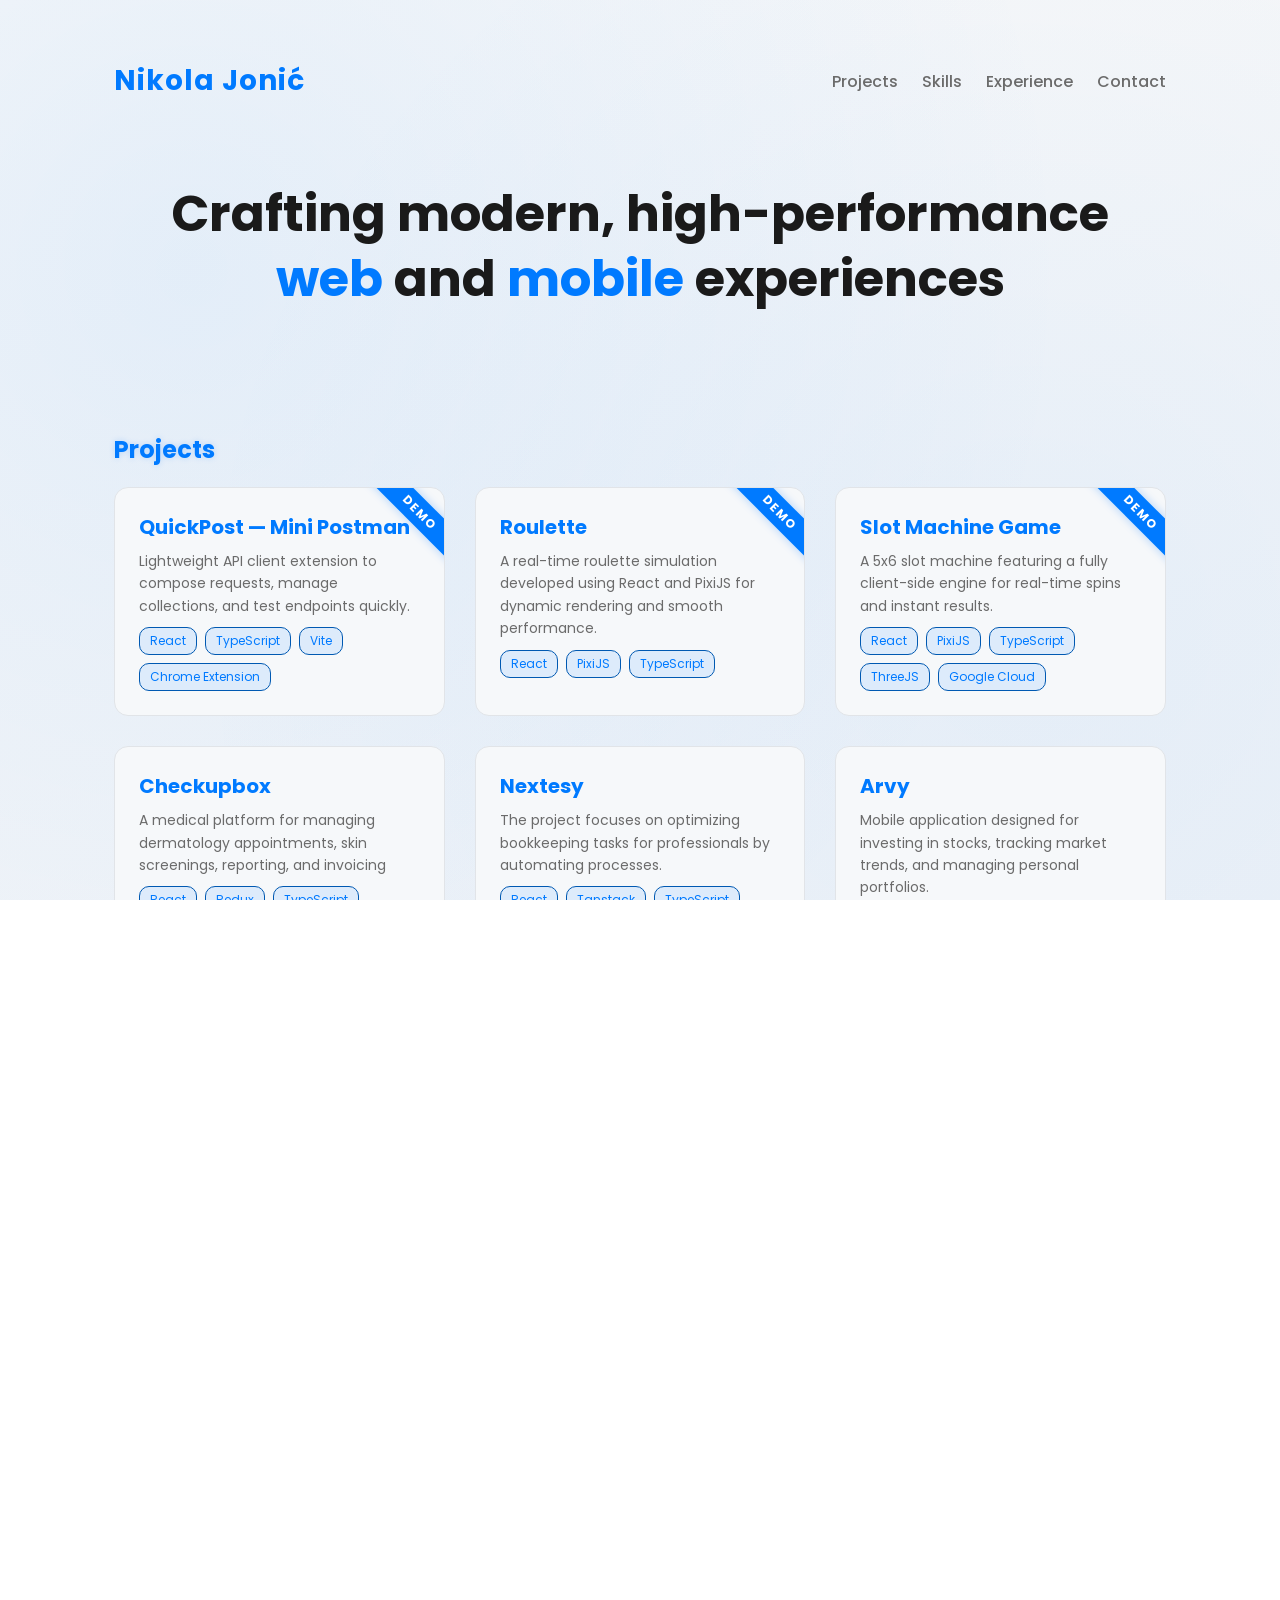
<file: index.html>
<!DOCTYPE html>
<html lang="en">
  <head>
    <meta charset="UTF-8" />
    <meta name="viewport" content="width=device-width, initial-scale=1" />
    <title>Nikola Jonić — Portfolio</title>
    <link
      href="https://fonts.googleapis.com/css2?family=Poppins:wght@400;600;700&display=swap"
      rel="stylesheet"
    />
    <link rel="icon" type="image/png" href="logo.png" />
    <link rel="stylesheet" href="styles.css" />
  </head>
  <body>
    <div class="container">
      <header>
        <h1>Nikola Jonić</h1>
        <nav>
          <a href="#projects">Projects</a>
          <a href="#skills">Skills</a>
          <a href="#experience">Experience</a>
          <a href="#contact">Contact</a>
        </nav>
      </header>

      <section class="hero">
        <h2>
          Crafting modern, high-performance <span>web</span> and
          <span>mobile</span> experiences
        </h2>
      </section>

      <section class="projects-title">
        <h2>Projects</h2>
      </section>
      <section id="projects" class="projects">
        <div class="project has-demo" onclick="expandProject(this)">
          <h3>QuickPost — Mini Postman</h3>
          <p>
            Lightweight API client extension to compose requests, manage
            collections, and test endpoints quickly.
          </p>
          <div class="tech">
            <span>React</span><span>TypeScript</span><span>Vite</span
            ><span>Chrome Extension</span>
          </div>
          <div class="details">
            QuickPost lets devs send/organize HTTP requests in-browser. Includes
            history, JSON formatting, and local storage sync.
            <a
              href="https://chromewebstore.google.com/detail/quickpost/pdfdbpnhjcojkgcdjngepepihcndbagd"
              target="_blank"
              class="live-btn"
              onclick="event.stopPropagation()"
              >Live</a
            >
            <a
              href="https://nikolajonic.github.io/quick-post"
              target="_blank"
              class="demo-btn"
              onclick="event.stopPropagation()"
              >Demo</a
            >
          </div>
        </div>

        <div class="project has-demo" onclick="expandProject(this)">
          <h3>Roulette</h3>
          <p>
            A real-time roulette simulation developed using React and PixiJS for
            dynamic rendering and smooth performance.
          </p>
          <div class="tech">
            <span>React</span><span>PixiJS</span><span>TypeScript</span>
          </div>

          <div class="details">
            Delivers smooth spin mechanics, diverse betting options, precise win
            detection, and responsive scaling powered by PixiJS for
            high-performance rendering.
            <a
              href="https://nikolajonic.github.io/roulette/"
              target="_blank"
              class="demo-btn"
              onclick="event.stopPropagation()"
              >Demo</a
            >
          </div>
        </div>

        <div class="project has-demo" onclick="expandProject(this)">
          <h3>Slot Machine Game</h3>
          <p>
            A 5x6 slot machine featuring a fully client-side engine for
            real-time spins and instant results.
          </p>
          <div class="tech">
            <span>React</span><span>PixiJS</span><span>TypeScript</span
            ><span>ThreeJS</span><span>Google Cloud</span>
          </div>
          <div class="details">
            Features real-time spin logic, configurable paylines, multiplier
            handling, and responsive performance entirely on the client side.
            <a
              href="https://nikolajonic.github.io/slot-game-basic/"
              target="_blank"
              class="demo-btn"
              onclick="event.stopPropagation()"
              >Demo</a
            >
          </div>
        </div>

        <div class="project" onclick="expandProject(this)">
          <h3>Checkupbox</h3>
          <p>
            A medical platform for managing dermatology appointments, skin
            screenings, reporting, and invoicing
          </p>
          <div class="tech">
            <span>React</span><span>Redux</span><span>TypeScript</span
            ><span>Matirial UI</span><span>React Hook Form</span>
          </div>
          <div class="details">
            A medical platform for managing dermatology appointments, skin
            screenings, and reporting. Doctors can schedule consultations,
            create medical reports, and plan follow-up screenings. Admins and
            staff can manage appointments, assign billing tasks, and generate
            invoices. The system also supports generating administrative reports
            separate from clinical ones. Designed to support all roles in a
            medical center, including doctors, admins, staff, radiologic
            technologists, and patients
          </div>
        </div>

        <div class="project" onclick="expandProject(this)">
          <h3>Nextesy</h3>
          <p>
            The project focuses on optimizing bookkeeping tasks for
            professionals by automating processes.
          </p>
          <div class="tech">
            <span>React</span><span>Tanstack</span><span>TypeScript</span
            ><span>Material UI</span><span>REST</span><span>Sass</span>
          </div>

          <div class="details">
            The project resulted in a platform that automates transaction
            recording, improves financial reporting accuracy, simplifies payroll
            management, and ensures compliance with tax regulations for
            bookkeepers
          </div>
        </div>

        <div class="project" onclick="expandProject(this)">
          <h3>Arvy</h3>
          <p>
            Mobile application designed for investing in stocks, tracking market
            trends, and managing personal portfolios.
          </p>
          <div class="tech">
            <span>React Native</span><span>React Hook Form</span
            ><span>React Context</span><span>TypeScript</span
            ><span>Firebase</span>
          </div>

          <div class="details">
            The result of the project was a secure investment platform where
            clients could deposit fundsfor investment, and owners eff ectively
            managed investments in stocks and securities. This platform provided
            transparent monitoring and reporting tools, optimizing investment
            performance and ensuring compliance with financial regulations.
          </div>
        </div>
      </section>

      <section id="experience" class="experience">
        <h2>Experience</h2>
        <div class="exp-card">
          <h3>Frontend Developer</h3>
          <span>Holycode Products</span>
          <span>Nov 2022 — Present · Hybrid</span>
          <ul>
            <li>
              Specialized in web and mobile application development using React,
              React Native, and Flutter.
            </li>
            <li>
              Managed backend services with Firebase and Google Cloud, ensuring
              scalability and robustness.
            </li>
            <li>
              Delivered applications on Google Play and Apple Store, adhering to
              platform guidelines and optimizing user experience.
            </li>
            <li>
              Collaborated in cross-functional teams across app design,
              development, testing, and deployment phases.
            </li>
            <li>
              Engaged directly with clients to gather requirements and propose
              effective technical solutions.
            </li>
          </ul>
        </div>
        <div class="exp-card">
          <h3>Frontend Developer</h3>
          <span>Future Forward DOO</span>
          <span> Mar 2021 — Oct 2022 · Hybrid</span>
          <ul>
            <li>
              Developed and maintained web and mobile applications using React
              and React Native.
            </li>
            <li>
              Managed and optimized cloud services, utilizing Firebase and
              Google Cloud for back-end solutions.
            </li>
            <li>
              Gathered client requirements and presented tailored technical
              solutions.
            </li>
            <li>
              Conducted code reviews and implemented best practices for enhanced
              application performance.
            </li>
          </ul>
        </div>
      </section>

      <section id="skills" class="skills">
        <h2>Skills</h2>
        <div class="skills-grid">
          <div class="skill">React</div>
          <div class="skill">React Native</div>
          <div class="skill">Next.js</div>
          <div class="skill">Node.js</div>
          <div class="skill">TypeScript</div>
          <div class="skill">JavaScript (ES6+)</div>
          <div class="skill">Firebase</div>
          <div class="skill">Google Cloud</div>
          <div class="skill">Redux Toolkit</div>
          <div class="skill">React Hook Form</div>
          <div class="skill">MUI / Tailwind CSS</div>
          <div class="skill">i18next</div>
          <div class="skill">PIXI.js</div>
          <div class="skill">REST / GraphQL APIs</div>
          <div class="skill">Git / GitHub</div>
          <div class="skill">Responsive Design</div>
          <div class="skill">Performance Optimization</div>
          <div class="skill">UI/UX Collaboration</div>
        </div>
      </section>

      <section id="contact" class="contact">
        <h2>Contact</h2>
        <iframe
          src="https://calendly.com/nikolajonic8"
          title="Schedule a call with Nikola"
          width="100%"
          height="650"
          style="
            border: solid 2px #007aff;
            border-radius: 10px;
            box-shadow: 0 0 10px rgba(0, 0, 0, 0.1);
          "
        ></iframe>
      </section>
      <footer id="contact">
        ©
        <script>
          document.write(new Date().getFullYear());
        </script>
        Nikola Jonić
      </footer>
    </div>

    <script>
      function expandProject(el) {
        const alreadyExpanded = el.classList.contains("expanded");
        document
          .querySelectorAll(".project")
          .forEach((p) => p.classList.remove("expanded"));
        if (!alreadyExpanded) el.classList.add("expanded");
      }
    </script>
  </body>
</html>
</file>
<file: styles.css>
:root {
  --bg: #ffffff;
  --text: #1a1a1a;
  --muted: #6b6b6b;
  --accent: #007aff;
  --accent-dark: #0059b2;
  --card: #f6f8fa;
}

/* RESET */
* {
  box-sizing: border-box;
  margin: 0;
  padding: 0;
}

/* GLOBAL + SCALE */
html,
body {
  height: 100%;
  font-family: "Poppins", sans-serif;
  color: var(--text);
  scroll-behavior: smooth;
  background: radial-gradient(
      circle at 15% 30%,
      rgba(0, 122, 255, 0.08),
      transparent 70%
    ),
    radial-gradient(circle at 80% 70%, rgba(0, 122, 255, 0.05), transparent 70%),
    linear-gradient(160deg, #f9f9f9 0%, #eef2f7 100%);
  background-attachment: fixed;
  overflow-x: hidden;
}

/* LAYOUT */
.container {
  max-width: 1100px;
  margin: 0 auto;
  padding: 60px 24px;
}

header {
  display: flex;
  justify-content: space-between;
  align-items: center;
  margin-bottom: 80px;
}
header h1 {
  font-size: 28px;
  color: var(--accent);
  letter-spacing: 1px;
}

nav a {
  color: var(--muted);
  margin-left: 20px;
  text-decoration: none;
  font-weight: 500;
  transition: color 0.3s, text-shadow 0.3s;
}
nav a:hover {
  color: var(--accent);
  text-shadow: 0 0 6px rgba(0, 122, 255, 0.4);
}

/* HERO */
.hero {
  text-align: center;
  margin-top: 40px;
}
.hero h2 {
  font-size: 50px;
  font-weight: 700;
  color: var(--text);
  line-height: 1.3;
}
.hero span {
  color: var(--accent);
}

/* PROJECTS */
.projects {
  margin-top: 20px;
  display: grid;
  grid-template-columns: repeat(auto-fit, minmax(300px, 1fr));
  gap: 30px;
}

.projects-title {
  margin-top: 120px;
}

.projects-title h2 {
  color: var(--accent);
  text-shadow: 0 0 6px rgba(0, 122, 255, 0.2);
}

.project {
  background: var(--card);
  padding: 24px;
  border-radius: 14px;
  border: 1px solid #e1e4e8;
  transition: all 0.5s ease;
  cursor: pointer;
  overflow: hidden;
  position: relative;
}

.project.has-demo::before {
  content: "DEMO";
  position: absolute;
  top: 12px;
  right: -38px;
  background: var(--accent);
  color: #fff;
  font-weight: 700;
  font-size: 12px;
  padding: 4px 40px;
  text-align: center;
  transform: rotate(45deg);
  box-shadow: 0 0 10px rgba(0, 122, 255, 0.3);
  letter-spacing: 1px;
}

.project:hover {
  transform: translateY(-8px) scale(1.02);
  border-color: var(--accent);
  box-shadow: 0 8px 25px rgba(0, 122, 255, 0.15);
}

.project h3 {
  font-size: 20px;
  color: var(--accent);
  margin-bottom: 8px;
}
.project p {
  color: var(--muted);
  font-size: 14px;
  line-height: 1.6;
}

.tech {
  margin-top: 10px;
  display: flex;
  flex-wrap: wrap;
  gap: 8px;
}
.tech span {
  background: rgba(0, 122, 255, 0.1);
  border: 1px solid var(--accent-dark);
  color: var(--accent);
  font-size: 12px;
  padding: 4px 10px;
  border-radius: 10px;
}

/* Expanded card */
.project.expanded {
  z-index: 10;
  transform: scale(1.2);
  box-shadow: 0 0 60px rgba(0, 122, 255, 0.3);
  backdrop-filter: blur(10px);
  position: relative;
}
.project.expanded .details {
  display: block;
  animation: fadeIn 0.35s ease forwards;
}
.project.expanded::after {
  content: "";
  position: fixed;
  inset: -50px;
  background: rgba(255, 255, 255, 0.7);
  backdrop-filter: blur(15px);
  z-index: -1;
  border-radius: 20px;
  animation: fadeInBg 0.3s ease forwards;
}

.details {
  display: none;
  margin-top: 12px;
  color: #333;
  font-size: 13px;
  line-height: 1.5;
  border-top: 1px solid rgba(0, 0, 0, 0.1);
  padding-top: 10px;
  padding-bottom: 46px;
}

.live-btn {
  position: absolute;
  right: 100px;
  bottom: 0px;
  padding: 8px 18px;
  border-radius: 8px;
  background: var(--accent);
  color: #fff;
  font-weight: 600;
  text-decoration: none;
  font-size: 13px;
  box-shadow: 0 0 10px rgba(0, 122, 255, 0.3);
  transition: all 0.3s ease;
}
.live-btn:hover {
  background: var(--accent-dark);
  box-shadow: 0 0 18px rgba(0, 122, 255, 0.5);
  transform: translateY(-2px);
}

.demo-btn {
  position: absolute;
  right: 0px;
  bottom: 0px;
  padding: 8px 18px;
  border-radius: 8px;
  background: var(--accent);
  color: #fff;
  font-weight: 600;
  text-decoration: none;
  font-size: 13px;
  box-shadow: 0 0 10px rgba(0, 122, 255, 0.3);
  transition: all 0.3s ease;
}
.demo-btn:hover {
  background: var(--accent-dark);
  box-shadow: 0 0 18px rgba(0, 122, 255, 0.5);
  transform: translateY(-2px);
}

@keyframes fadeIn {
  from {
    opacity: 0;
    transform: translateY(-6px);
  }
  to {
    opacity: 1;
    transform: translateY(0);
  }
}
@keyframes fadeInBg {
  from {
    opacity: 0;
    backdrop-filter: blur(0);
  }
  to {
    opacity: 1;
    backdrop-filter: blur(15px);
  }
}

/* SKILLS */
.skills {
  margin-top: 120px;
}
.skills h2 {
  color: var(--accent);
  font-size: 24px;
  margin-bottom: 20px;
}
.skills-grid {
  display: grid;
  grid-template-columns: repeat(auto-fit, minmax(160px, 1fr));
  gap: 16px;
}
.skill {
  background: var(--card);
  border: 1px solid #e1e4e8;
  border-radius: 10px;
  padding: 14px 16px;
  text-align: center;
  color: var(--text);
  transition: 0.25s;
}
.skill:hover {
  border-color: var(--accent);
  box-shadow: 0 0 14px rgba(0, 122, 255, 0.2);
  transform: translateY(-4px);
}

/* EXPERIENCE */
.experience {
  margin-top: 140px;
  position: relative;
  padding-left: 40px;
}

.experience::before {
  content: "";
  position: absolute;
  left: 16px;
  top: 100px;
  bottom: 0;
  width: 2px;
  background: linear-gradient(
    to bottom,
    rgba(0, 122, 255, 0.8) 0%,
    rgba(0, 122, 255, 0.4) 40%,
    rgba(0, 122, 255, 0.15) 80%,
    rgba(0, 122, 255, 0) 100%
  );
  border-radius: 2px;
}

.experience h2 {
  text-align: center;
  color: var(--accent);
  font-size: 26px;
  margin-bottom: 60px;
  letter-spacing: 0.6px;
}

.exp-card {
  position: relative;
  margin-bottom: 50px;
  padding: 22px 28px;
  background: var(--card);
  border: 1px solid rgba(0, 122, 255, 0.15);
  border-left: 3px solid var(--accent);
  border-radius: 10px;
  box-shadow: 0 4px 12px rgba(0, 122, 255, 0.05);
  transition: transform 0.3s ease, box-shadow 0.3s ease;
}

.exp-card:hover {
  transform: translateY(-6px);
  box-shadow: 0 0 25px rgba(0, 122, 255, 0.25);
}

.exp-card::before {
  content: "";
  position: absolute;
  left: -33px;
  top: 28px;
  width: 14px;
  height: 14px;
  background: var(--accent);
  border-radius: 50%;
  box-shadow: 0 0 10px rgba(0, 122, 255, 0.7);
}

.exp-card h3 {
  color: var(--text);
  font-size: 18px;
  font-weight: 600;
  margin-bottom: 4px;
}

.exp-card span {
  color: var(--muted);
  font-size: 13px;
  display: block;
  margin-bottom: 10px;
}

.exp-card ul {
  list-style: none; /* remove default bullets */
  padding: 0;
  margin: 10px 0 0 0; /* add a bit of spacing from title */
}

.exp-card li {
  position: relative;
  padding-left: 20px;
  margin-bottom: 15px;
  color: var(--text);
  font-size: 14.5px;
  line-height: 1.7;
  opacity: 0.9;
}

/* custom bullet */
.exp-card li::before {
  content: "•";
  position: absolute;
  left: 0;
  color: var(--accent);
  font-weight: bold;
  font-size: 18px;
  line-height: 1;
}

.contact {
  margin-top: 80px;
}

.contact h2 {
  text-align: left;
  color: var(--accent);
  font-size: 26px;
  margin-bottom: 20px;
  letter-spacing: 0.6px;
}

/* FOOTER */
footer {
  text-align: center;
  margin-top: 100px;
  color: var(--muted);
  font-size: 14px;
  border-top: 1px solid rgba(0, 0, 0, 0.08);
  padding-top: 30px;
}
</file>
